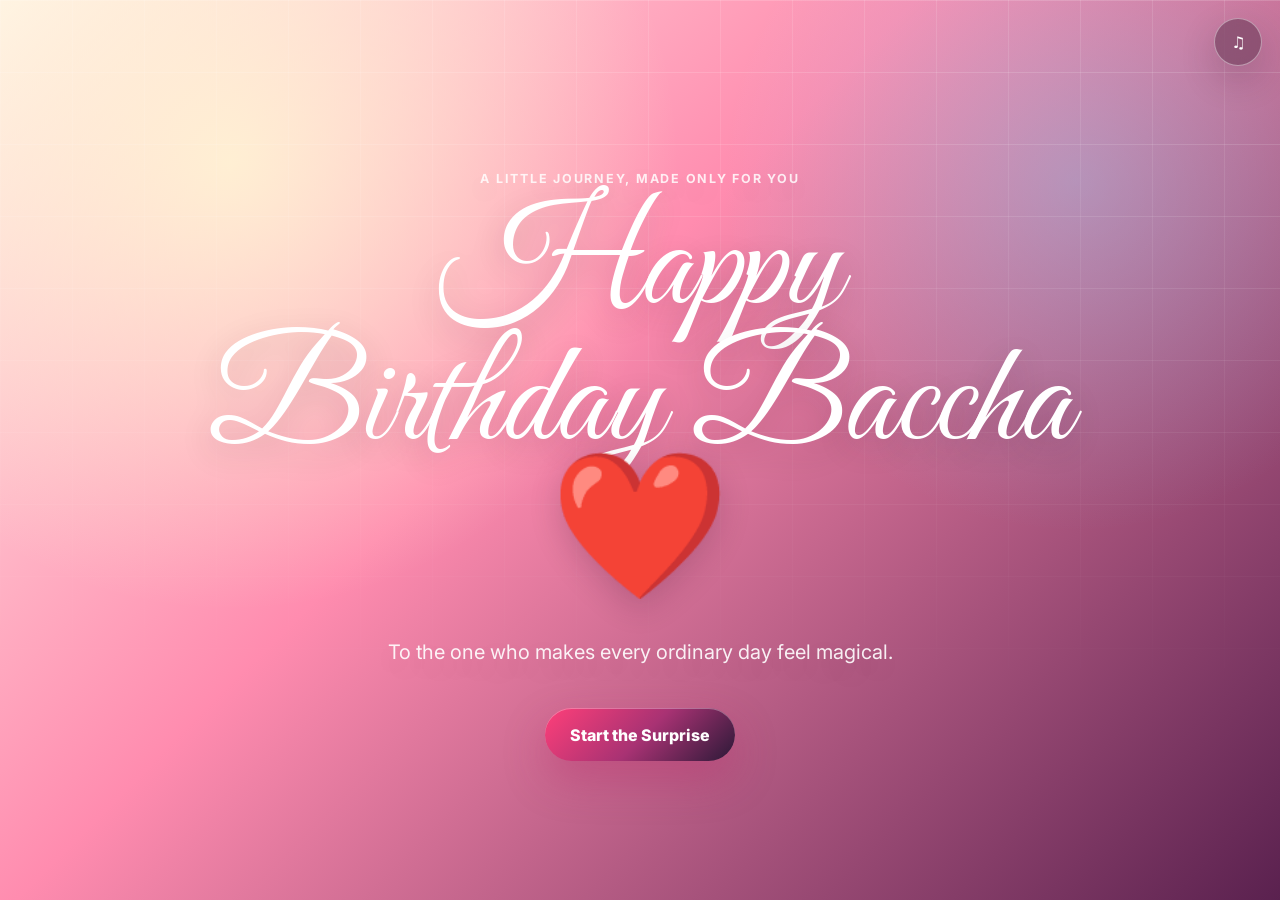
<file: index.html>
<!DOCTYPE html>
<html lang="en">
<head>
  <meta charset="UTF-8">
  <meta name="viewport" content="width=device-width, initial-scale=1.0">
  <title>Happy Birthday</title>
  <link rel="preconnect" href="https://fonts.googleapis.com">
  <link rel="preconnect" href="https://fonts.gstatic.com" crossorigin>
  <link href="https://fonts.googleapis.com/css2?family=Great+Vibes&family=Inter:wght@400;500;600;700&display=swap" rel="stylesheet">
  <link rel="stylesheet" href="css/styles.css">
</head>
<body data-page="home">
  <div class="page-shell">
    <button class="music-toggle" type="button" aria-label="Toggle music" data-music-toggle>
      <span data-music-icon>♪</span>
    </button>

    <main class="hero">
      <div class="hearts" aria-hidden="true"></div>
      <section class="hero-content reveal">
        <p class="eyebrow">A little journey, made only for you</p>
        <h1>Happy Birthday Baccha❤️</h1>
        <p class="hero-subtitle">
          To the one who makes every ordinary day feel magical.
        </p>
        <button class="primary-btn" type="button" data-next="pages/memories.html">Start the Surprise</button>
      </section>
    </main>
  </div>

  <script src="js/script.js"></script>
</body>
</html>
</file>
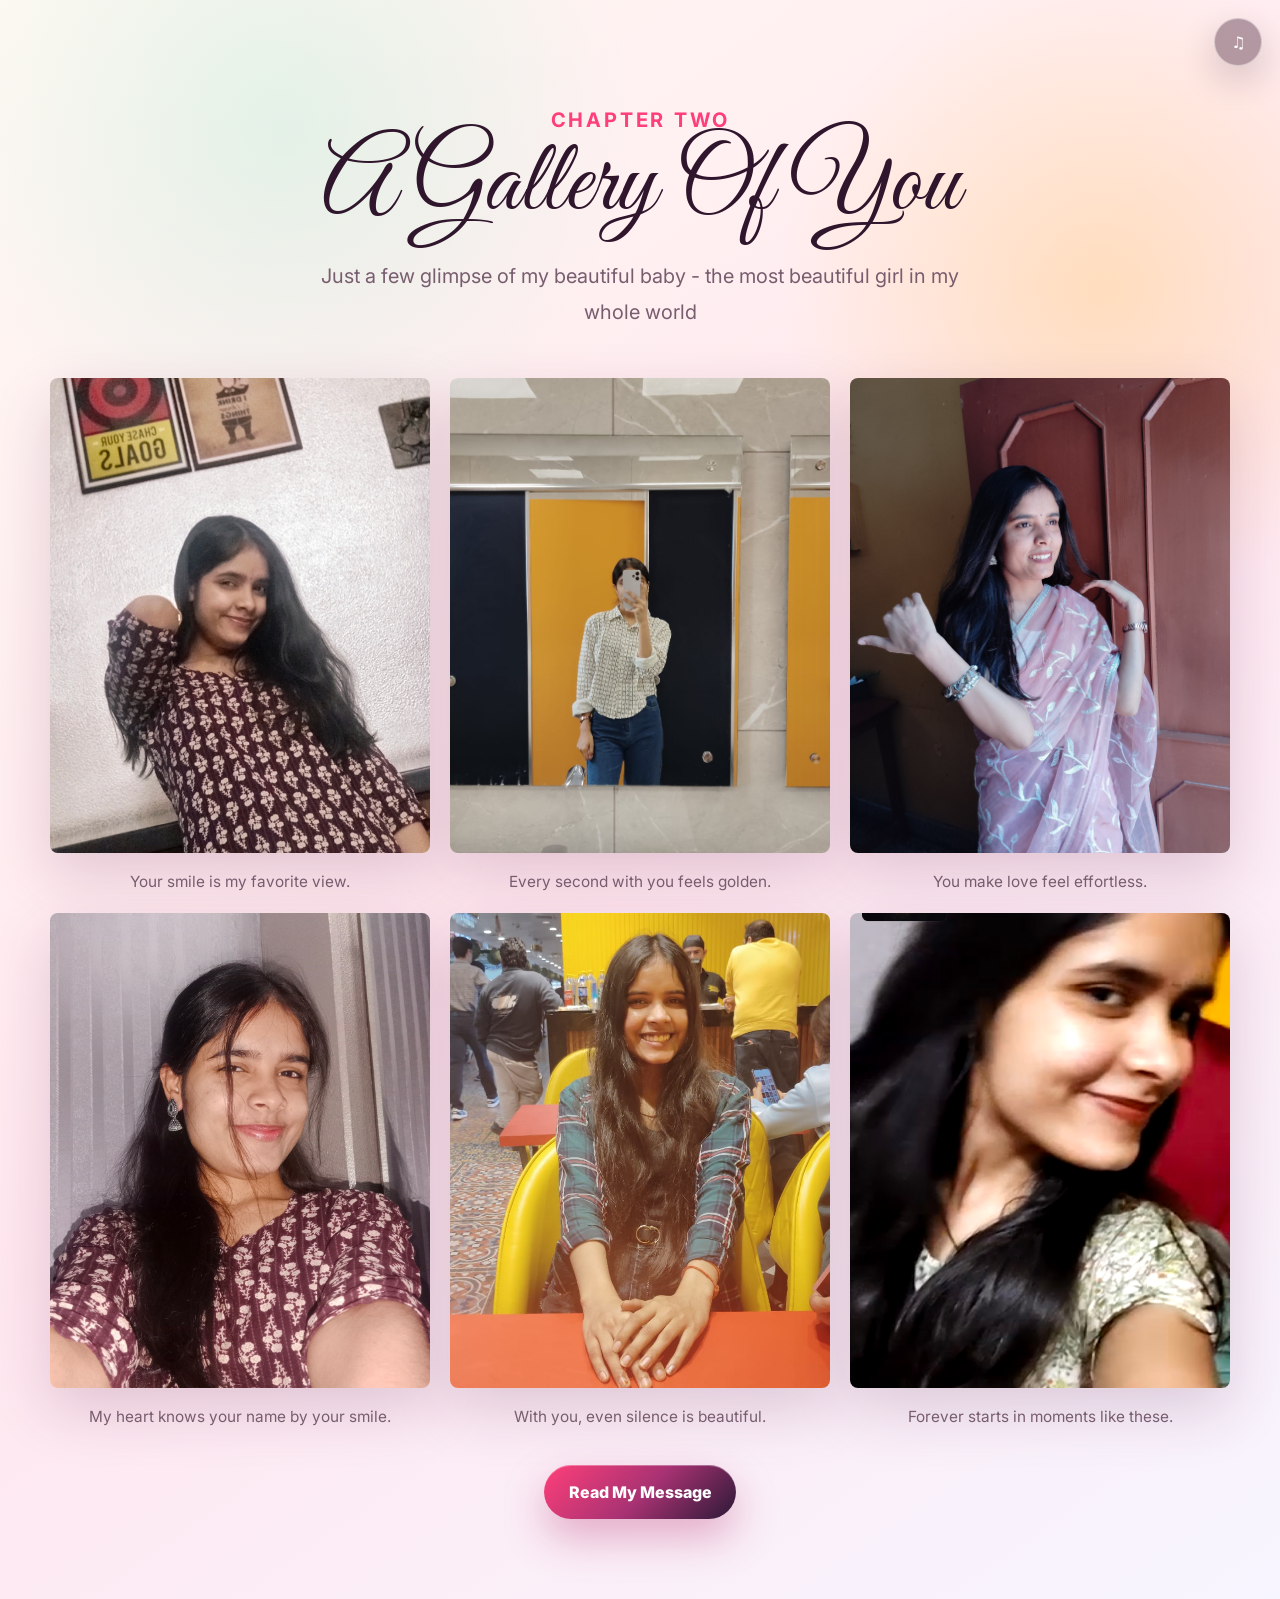
<file: pages/gallery.html>
<!DOCTYPE html>
<html lang="en">
<head>
  <meta charset="UTF-8">
  <meta name="viewport" content="width=device-width, initial-scale=1.0">
  <title>Gallery</title>
  <link rel="preconnect" href="https://fonts.googleapis.com">
  <link rel="preconnect" href="https://fonts.gstatic.com" crossorigin>
  <link href="https://fonts.googleapis.com/css2?family=Great+Vibes&family=Inter:wght@400;500;600;700&display=swap" rel="stylesheet">
  <link rel="stylesheet" href="../css/styles.css">
</head>
<body data-page="gallery">
  <button class="music-toggle" type="button" aria-label="Toggle music" data-music-toggle>
    <span data-music-icon>♪</span>
  </button>

  <main class="content-page blush-bg">
    <section class="page-heading reveal">
      <p class="eyebrow">Chapter two</p>
      <h1>A Gallery Of You</h1>
      <p>Just a few glimpse of my beautiful baby - the most beautiful girl in my whole world</p>
    </section>

    <section class="gallery-grid reveal-group" aria-label="Romantic photo gallery">
      <figure class="gallery-item">
        <button type="button" data-lightbox="../assets/images/gallery-1.svg" data-caption="Your smile is my favorite view.">
          <img src="../assets/images/photo-8.jpg" alt="Gallery placeholder one">
        </button>
        <figcaption>Your smile is my favorite view.</figcaption>
      </figure>
      <figure class="gallery-item">
        <button type="button" data-lightbox="../assets/images/gallery-2.svg" data-caption="Every second with you feels golden.">
          <img src="../assets/images/photo-9.jpg" alt="Gallery placeholder two">
        </button>
        <figcaption>Every second with you feels golden.</figcaption>
      </figure>
      <figure class="gallery-item">
        <button type="button" data-lightbox="../assets/images/gallery-3.svg" data-caption="You make love feel effortless.">
          <img src="../assets/images/photo-10.jpg" alt="Gallery placeholder three">
        </button>
        <figcaption>You make love feel effortless.</figcaption>
      </figure>
      <figure class="gallery-item">
        <button type="button" data-lightbox="../assets/images/gallery-4.svg" data-caption="My heart knows your name by rhythm.">
          <img src="../assets/images/photo-7.jpg" alt="Gallery placeholder four">
        </button>
        <figcaption>My heart knows your name by your smile.</figcaption>
      </figure>
      <figure class="gallery-item">
        <button type="button" data-lightbox="../assets/images/gallery-5.svg" data-caption="With you, even silence is beautiful.">
          <img src="../assets/images/photo-5.jpg" alt="Gallery placeholder five">
        </button>
        <figcaption>With you, even silence is beautiful.</figcaption>
      </figure>
      <figure class="gallery-item">
        <button type="button" data-lightbox="../assets/images/gallery-6.svg" data-caption="Forever starts in moments like these.">
          <img src="../assets/images/photo-6.jpg" alt="Gallery placeholder six">
        </button>
        <figcaption>Forever starts in moments like these.</figcaption>
      </figure>
    </section>

    <div class="journey-actions reveal">
      <button class="primary-btn" type="button" data-next="message.html">Read My Message</button>
    </div>
  </main>

  <div class="lightbox" data-lightbox-modal aria-hidden="true">
    <button class="lightbox-close" type="button" aria-label="Close gallery preview" data-lightbox-close>×</button>
    <img src="../assets/images/photo-7.jpg" alt="Expanded gallery preview" data-lightbox-img>
    <p data-lightbox-caption></p>
  </div>

  <script src="../js/script.js"></script>
</body>
</html>
</file>
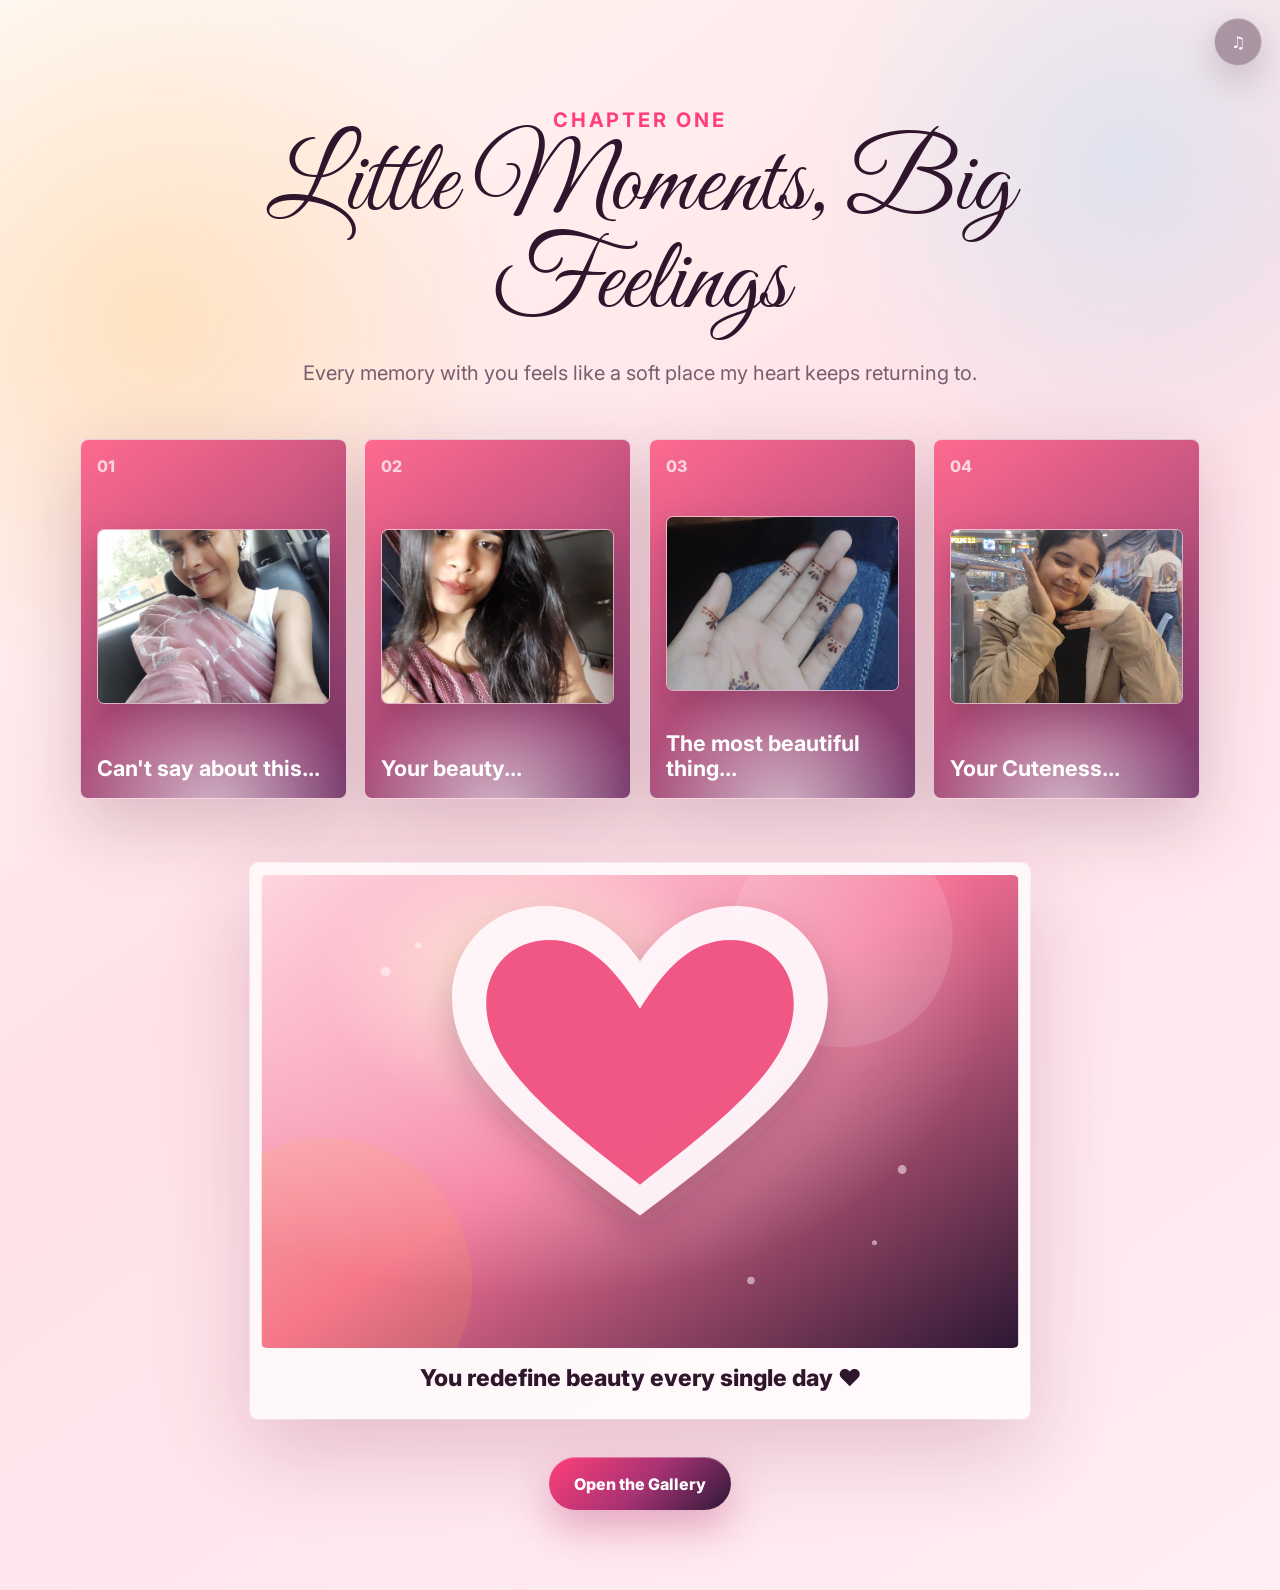
<file: pages/memories.html>
<!DOCTYPE html>
<html lang="en">
<head>
  <meta charset="UTF-8">
  <meta name="viewport" content="width=device-width, initial-scale=1.0">
  <title>Our Memories</title>
  <link rel="preconnect" href="https://fonts.googleapis.com">
  <link rel="preconnect" href="https://fonts.gstatic.com" crossorigin>
  <link href="https://fonts.googleapis.com/css2?family=Great+Vibes&family=Inter:wght@400;500;600;700&display=swap" rel="stylesheet">
  <link rel="stylesheet" href="../css/styles.css">
</head>
<body data-page="memories">
  <button class="music-toggle" type="button" aria-label="Toggle music" data-music-toggle>
    <span data-music-icon>♪</span>
  </button>

  <main class="content-page soft-bg">
    <div class="hearts subtle" aria-hidden="true"></div>
    <section class="page-heading reveal">
      <p class="eyebrow">Chapter one</p>
      <h1>Little Moments, Big Feelings</h1>
      <p>Every memory with you feels like a soft place my heart keeps returning to.</p>
    </section>

    <section class="memory-grid reveal-group" aria-label="Memory cards">
      <article class="flip-card">
        <div class="flip-inner">
          <div class="flip-face front">
            <span>01</span>
            <img class="memory-photo" src="../assets/images/photo-1.jpg" alt="The day we met memory placeholder">
            <h2>Can't say about this...</h2>
          </div>
          <div class="flip-face back">
            <p>Dreaming of the day I'll be next to you and you'll be in the same dress</p>
          </div>
        </div>
      </article>
      <article class="flip-card">
        <div class="flip-inner">
          <div class="flip-face front">
            <span>02</span>
            <img class="memory-photo" src="../assets/images/photo-2.jpg" alt="Our best moment memory placeholder">
            <h2>Your beauty...</h2>
          </div>
          <div class="flip-face back">
            <p>The kind of memory I replay when I need a reason to smile.</p>
          </div>
        </div>
      </article>
      <article class="flip-card">
        <div class="flip-inner">
          <div class="flip-face front">
            <span>03</span>
            <img class="memory-photo" src="../assets/images/photo-3.jpg" alt="Your laugh memory placeholder">
            <h2>The most beautiful thing...</h2>
          </div>
          <div class="flip-face back">
            <p>Can' explain the feeling when I hold and kiss these 🤌</p>
          </div>
        </div>
      </article>
      <article class="flip-card">
        <div class="flip-inner">
          <div class="flip-face front">
            <span>04</span>
            <img class="memory-photo" src="../assets/images/photo-4.jpg" alt="Our tiny rituals memory placeholder">
            <h2>Your Cuteness...</h2>
          </div>
          <div class="flip-face back">
            <p>The little things became the pieces I treasure most.</p>
          </div>
        </div>
      </article>
    </section>

    <section class="personal-card reveal">
      <img src="../assets/images/featured-love.svg" alt="Personal romantic placeholder">
      <p>You redefine beauty every single day ❤️</p>
    </section>

    <div class="journey-actions reveal">
      <button class="primary-btn" type="button" data-next="gallery.html">Open the Gallery</button>
    </div>
  </main>

  <script src="../js/script.js"></script>
</body>
</html>
</file>
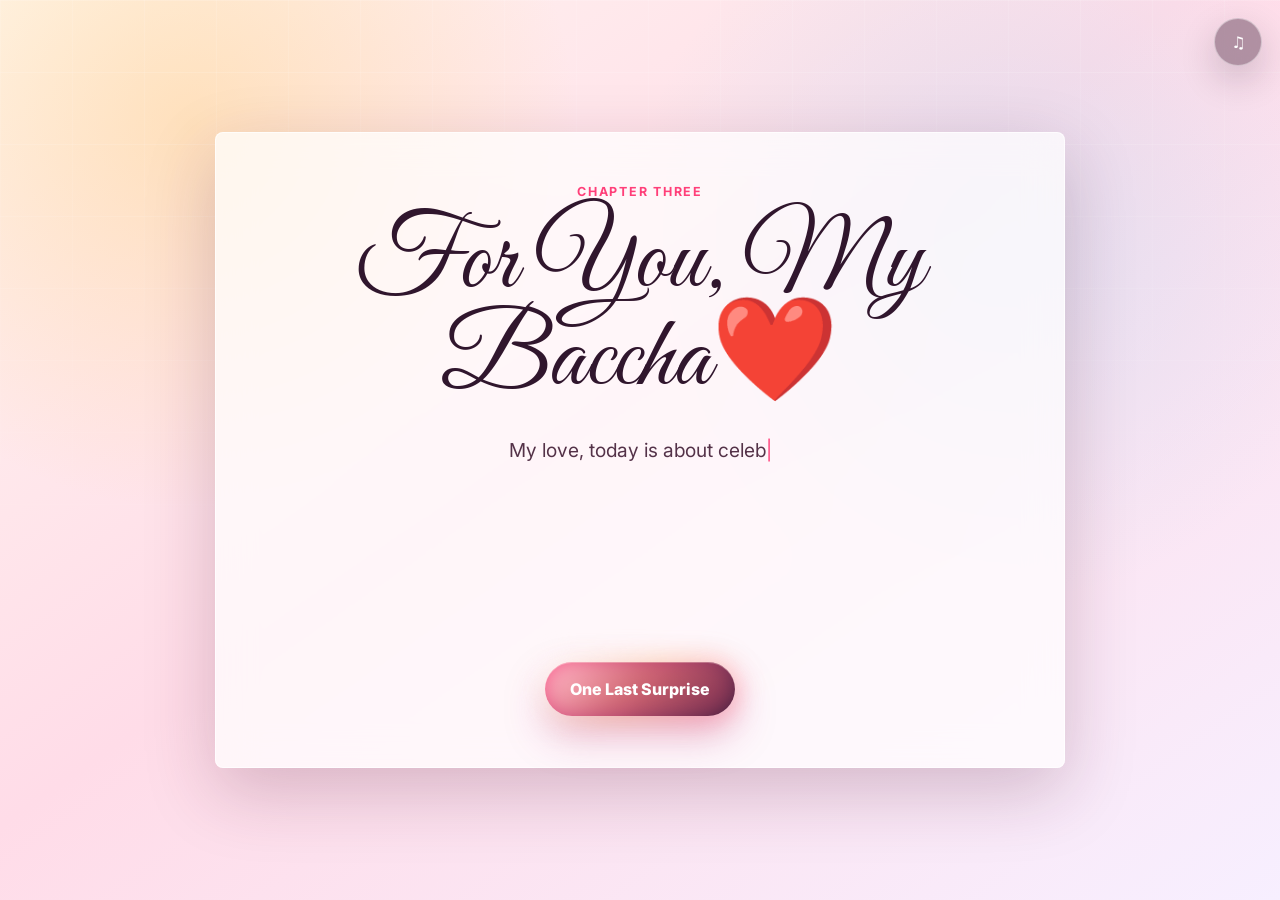
<file: pages/message.html>
<!DOCTYPE html>
<html lang="en">
<head>
  <meta charset="UTF-8">
  <meta name="viewport" content="width=device-width, initial-scale=1.0">
  <title>My Message</title>
  <link rel="preconnect" href="https://fonts.googleapis.com">
  <link rel="preconnect" href="https://fonts.gstatic.com" crossorigin>
  <link href="https://fonts.googleapis.com/css2?family=Great+Vibes&family=Inter:wght@400;500;600;700&display=swap" rel="stylesheet">
  <link rel="stylesheet" href="../css/styles.css">
</head>
<body data-page="message">
  <button class="music-toggle" type="button" aria-label="Toggle music" data-music-toggle>
    <span data-music-icon>♪</span>
  </button>

  <main class="message-page">
    <div class="hearts subtle" aria-hidden="true"></div>
    <section class="letter reveal">
      <p class="eyebrow">Chapter three</p>
      <h1>For You, My Baccha❤️</h1>
      <p class="typed-letter" data-typed-text="My love, today is about celebrating you: your kindness, your laugh, your light, and the way you make life feel softer just by being in it. I hope this little surprise reminds you that you are loved deeply, chosen every day, and cherished more than words can hold. Happy birthday, beautiful."></p>
      <button class="primary-btn glow-btn" type="button" data-next="final.html">One Last Surprise</button>
    </section>
  </main>

  <script src="../js/script.js"></script>
</body>
</html>
</file>
<file: css/styles.css>
:root {
  --ink: #2d1829;
  --muted: #785d6f;
  --cream: #fff8f2;
  --rose: #f25f8c;
  --hot-rose: #ff3f79;
  --wine: #30162d;
  --gold: #ffc86b;
  --sky: #7fd8ff;
  --mint: #9be8c9;
  --shadow: 0 24px 70px rgba(80, 24, 54, 0.22);
  --glass: rgba(255, 255, 255, 0.72);
}

* {
  box-sizing: border-box;
}

html {
  scroll-behavior: smooth;
}

body {
  margin: 0;
  min-height: 100vh;
  color: var(--ink);
  font-family: "Inter", system-ui, -apple-system, BlinkMacSystemFont, "Segoe UI", sans-serif;
  background: var(--cream);
  opacity: 0;
  transition: opacity 520ms ease;
  overflow-x: hidden;
}

body.page-ready {
  opacity: 1;
}

body.page-leaving {
  opacity: 0;
}

button {
  font: inherit;
}

img {
  display: block;
  max-width: 100%;
}

.page-shell,
.content-page,
.message-page,
.final-page {
  min-height: 100vh;
  position: relative;
  overflow: hidden;
}

.hero {
  min-height: 100vh;
  display: grid;
  place-items: center;
  padding: 7rem 1.25rem 5rem;
  background:
    radial-gradient(circle at 18% 18%, rgba(255, 248, 212, 0.82), transparent 28rem),
    radial-gradient(circle at 84% 20%, rgba(127, 216, 255, 0.34), transparent 22rem),
    linear-gradient(135deg, #fff2e8 0%, #ff8caf 42%, #5a214f 100%);
}

.hero::after,
.message-page::after,
.final-page::after {
  content: "";
  position: absolute;
  inset: 0;
  pointer-events: none;
  background-image:
    linear-gradient(rgba(255, 255, 255, 0.16) 1px, transparent 1px),
    linear-gradient(90deg, rgba(255, 255, 255, 0.12) 1px, transparent 1px);
  background-size: 72px 72px;
  mask-image: linear-gradient(to bottom, black, transparent 78%);
}

.hero-content {
  width: min(880px, 100%);
  text-align: center;
  color: #fff;
  text-shadow: 0 10px 32px rgba(55, 14, 42, 0.2);
  z-index: 2;
}

.eyebrow {
  margin: 0 0 1rem;
  color: rgba(255, 255, 255, 0.84);
  font-size: 0.78rem;
  font-weight: 700;
  letter-spacing: 0.14em;
  text-transform: uppercase;
}

.page-heading .eyebrow,
.letter .eyebrow {
  color: var(--hot-rose);
}

h1 {
  margin: 0;
  font-family: "Great Vibes", cursive;
  font-size: clamp(4rem, 12vw, 9rem);
  font-weight: 400;
  line-height: 0.95;
}

.hero-subtitle,
.page-heading p,
.final-note {
  width: min(680px, 100%);
  margin: 1.4rem auto 0;
  color: rgba(255, 255, 255, 0.9);
  font-size: clamp(1rem, 2.2vw, 1.25rem);
  line-height: 1.8;
}

.primary-btn {
  position: relative;
  display: inline-flex;
  align-items: center;
  justify-content: center;
  min-height: 3.35rem;
  margin-top: 2.35rem;
  padding: 0 1.55rem;
  border: 0;
  border-radius: 999px;
  color: #fff;
  font-weight: 800;
  cursor: pointer;
  background: linear-gradient(135deg, var(--hot-rose), #a83273 52%, #2b1937);
  box-shadow: 0 18px 42px rgba(181, 37, 104, 0.34), inset 0 1px 0 rgba(255, 255, 255, 0.32);
  transition: transform 220ms ease, box-shadow 220ms ease, filter 220ms ease;
  isolation: isolate;
}

.primary-btn::before {
  content: "";
  position: absolute;
  inset: -5px;
  border-radius: inherit;
  background: linear-gradient(135deg, rgba(255, 255, 255, 0.72), rgba(255, 180, 98, 0.36), rgba(255, 63, 121, 0.34));
  opacity: 0;
  z-index: -1;
  filter: blur(12px);
  transition: opacity 220ms ease;
}

.primary-btn:hover {
  transform: translateY(-3px) scale(1.02);
  filter: saturate(1.06);
  box-shadow: 0 24px 54px rgba(181, 37, 104, 0.42), inset 0 1px 0 rgba(255, 255, 255, 0.36);
}

.primary-btn:hover::before,
.glow-btn::before {
  opacity: 1;
}

.music-toggle {
  position: fixed;
  top: 1.1rem;
  right: 1.1rem;
  z-index: 30;
  width: 3rem;
  height: 3rem;
  border: 1px solid rgba(255, 255, 255, 0.42);
  border-radius: 50%;
  color: #fff;
  cursor: pointer;
  background: rgba(57, 19, 47, 0.38);
  box-shadow: 0 14px 36px rgba(44, 14, 39, 0.2);
  backdrop-filter: blur(14px);
  transition: transform 180ms ease, background 180ms ease;
}

.music-toggle:hover {
  transform: translateY(-2px);
  background: rgba(255, 63, 121, 0.55);
}

.content-page {
  padding: 5rem 1.2rem;
}

.soft-bg {
  background:
    radial-gradient(circle at 12% 20%, rgba(255, 200, 107, 0.34), transparent 23rem),
    radial-gradient(circle at 88% 10%, rgba(127, 216, 255, 0.24), transparent 20rem),
    linear-gradient(145deg, #fff8f2, #ffe2e8 46%, #ffeef4);
}

.blush-bg {
  background:
    radial-gradient(circle at 22% 8%, rgba(155, 232, 201, 0.28), transparent 22rem),
    radial-gradient(circle at 86% 18%, rgba(255, 200, 107, 0.38), transparent 20rem),
    linear-gradient(145deg, #fff9f3, #ffe7ef 52%, #f7f5ff);
}

.page-heading {
  width: min(880px, 100%);
  margin: 0 auto 3rem;
  text-align: center;
}

.page-heading h1,
.letter h1 {
  color: var(--wine);
  font-size: clamp(3.4rem, 8vw, 6.6rem);
}

.page-heading p {
  color: var(--muted);
}

.memory-grid {
  width: min(1120px, 100%);
  margin: 0 auto;
  display: grid;
  grid-template-columns: repeat(4, minmax(0, 1fr));
  gap: 1.1rem;
}

.flip-card {
  min-height: 360px;
  perspective: 1200px;
}

.flip-inner {
  position: relative;
  width: 100%;
  height: 100%;
  min-height: 360px;
  transform-style: preserve-3d;
  transition: transform 700ms cubic-bezier(.2, .7, .2, 1);
}

.flip-card:hover .flip-inner,
.flip-card:focus-within .flip-inner {
  transform: rotateY(180deg);
}

.flip-face {
  position: absolute;
  inset: 0;
  display: flex;
  flex-direction: column;
  justify-content: space-between;
  padding: 1rem;
  border: 1px solid rgba(255, 255, 255, 0.72);
  border-radius: 8px;
  box-shadow: var(--shadow);
  backface-visibility: hidden;
  overflow: hidden;
}

.flip-face::after {
  content: "";
  position: absolute;
  inset: auto -20% -42% -20%;
  height: 74%;
  background: radial-gradient(circle, rgba(255, 255, 255, 0.62), transparent 64%);
}

.flip-face.front {
  color: #fff;
  background: linear-gradient(145deg, rgba(255, 95, 136, 0.92), rgba(104, 38, 94, 0.9));
}

.flip-face.back {
  color: var(--ink);
  background: rgba(255, 255, 255, 0.86);
  transform: rotateY(180deg);
  align-items: center;
  justify-content: center;
  text-align: center;
}

.flip-face span {
  color: rgba(255, 255, 255, 0.72);
  font-weight: 800;
}

.flip-face h2 {
  margin: 0;
  font-size: 1.35rem;
  line-height: 1.2;
}

.flip-face p {
  position: relative;
  z-index: 1;
  margin: 1rem 0 auto;
  color: var(--muted);
  font-size: 1.03rem;
  line-height: 1.65;
}

.flip-face.back p {
  max-width: 92%;
  margin: 1rem auto 0;
  color: #c72f72;
  font-size: 1.08rem;
  font-weight: 800;
  line-height: 1.7;
  text-shadow: 0 10px 28px rgba(199, 47, 114, 0.16);
}

.memory-photo {
  position: relative;
  z-index: 1;
  width: 100%;
  aspect-ratio: 4 / 3;
  object-fit: cover;
  border: 1px solid rgba(255, 255, 255, 0.55);
  border-radius: 7px;
  box-shadow: 0 16px 34px rgba(54, 15, 43, 0.22);
}

.memory-photo.small {
  aspect-ratio: 16 / 9;
  box-shadow: 0 14px 32px rgba(85, 31, 62, 0.14);
}

.personal-card {
  width: min(780px, 100%);
  margin: 4rem auto 0;
  padding: 0.7rem;
  border-radius: 8px;
  background: rgba(255, 255, 255, 0.72);
  box-shadow: 0 32px 90px rgba(130, 35, 80, 0.22), 0 0 0 1px rgba(255, 255, 255, 0.7);
  transition: transform 260ms ease, box-shadow 260ms ease;
}

.personal-card:hover {
  transform: translateY(-6px);
  box-shadow: 0 38px 110px rgba(130, 35, 80, 0.28), 0 0 42px rgba(255, 111, 154, 0.22);
}

.personal-card img {
  width: 100%;
  aspect-ratio: 16 / 10;
  object-fit: cover;
  border-radius: 6px;
}

.personal-card p {
  margin: 1rem;
  color: var(--wine);
  font-size: clamp(1.05rem, 2.3vw, 1.45rem);
  font-weight: 800;
  text-align: center;
}

.journey-actions {
  text-align: center;
}

.gallery-grid {
  width: min(1180px, 100%);
  margin: 0 auto;
  display: grid;
  grid-template-columns: repeat(3, minmax(0, 1fr));
  gap: 1.25rem;
}

.gallery-item {
  margin: 0;
}

.gallery-item button {
  width: 100%;
  padding: 0;
  border: 0;
  border-radius: 8px;
  cursor: zoom-in;
  background: transparent;
  box-shadow: 0 22px 58px rgba(96, 30, 70, 0.18);
  overflow: hidden;
}

.gallery-item img {
  width: 100%;
  aspect-ratio: 4 / 5;
  object-fit: cover;
  transition: transform 420ms ease, filter 420ms ease;
}

.gallery-item button:hover img {
  transform: scale(1.055);
  filter: saturate(1.12) contrast(1.03);
}

.gallery-item figcaption {
  margin-top: 0.8rem;
  color: var(--muted);
  font-size: 0.96rem;
  line-height: 1.5;
  text-align: center;
}

.lightbox {
  position: fixed;
  inset: 0;
  z-index: 50;
  display: grid;
  place-items: center;
  padding: 2rem;
  background: rgba(30, 14, 30, 0.82);
  backdrop-filter: blur(12px);
  opacity: 0;
  pointer-events: none;
  transition: opacity 220ms ease;
}

.lightbox.open {
  opacity: 1;
  pointer-events: auto;
}

.lightbox img {
  max-height: 76vh;
  border-radius: 8px;
  box-shadow: 0 34px 100px rgba(0, 0, 0, 0.45);
}

.lightbox p {
  margin: 1rem 0 0;
  color: #fff;
  text-align: center;
}

.lightbox-close {
  position: absolute;
  top: 1rem;
  right: 1rem;
  width: 3rem;
  height: 3rem;
  border: 0;
  border-radius: 50%;
  color: #fff;
  cursor: pointer;
  background: rgba(255, 255, 255, 0.16);
  font-size: 2rem;
}

.message-page {
  display: grid;
  place-items: center;
  padding: 5rem 1.2rem;
  background:
    radial-gradient(circle at 15% 14%, rgba(255, 200, 107, 0.38), transparent 24rem),
    radial-gradient(circle at 78% 26%, rgba(127, 216, 255, 0.22), transparent 23rem),
    linear-gradient(145deg, #fff7f0, #ffdce8 46%, #f7efff);
}

.letter {
  width: min(850px, 100%);
  padding: clamp(1.4rem, 5vw, 3.2rem);
  border: 1px solid rgba(255, 255, 255, 0.7);
  border-radius: 8px;
  background: rgba(255, 255, 255, 0.72);
  box-shadow: var(--shadow);
  text-align: center;
  backdrop-filter: blur(18px);
  z-index: 2;
}

.typed-letter {
  min-height: 12rem;
  margin: 1.4rem auto 0;
  color: #543248;
  font-size: clamp(1.03rem, 2.2vw, 1.2rem);
  line-height: 1.9;
}

.typed-letter::after {
  content: "|";
  color: var(--hot-rose);
  animation: blink 800ms step-end infinite;
}

.typed-letter.done::after {
  content: "";
}

.final-page {
  display: grid;
  place-items: center;
  padding: 3rem 1.2rem;
  color: #fff;
  background:
    radial-gradient(circle at 50% 18%, rgba(255, 200, 107, 0.36), transparent 22rem),
    radial-gradient(circle at 80% 74%, rgba(127, 216, 255, 0.22), transparent 24rem),
    linear-gradient(135deg, #2d1430 0%, #a83273 48%, #ff7899 100%);
}

.final-moment {
  position: relative;
  z-index: 3;
  width: min(920px, 100%);
  text-align: center;
  text-shadow: 0 16px 42px rgba(33, 10, 31, 0.36);
}

.pre-final {
  margin: 0 auto 1.8rem;
  font-size: clamp(1.35rem, 3.2vw, 2.2rem);
  font-weight: 800;
  line-height: 1.4;
}

.countdown {
  width: clamp(7.5rem, 18vw, 12rem);
  height: clamp(7.5rem, 18vw, 12rem);
  display: grid;
  place-items: center;
  margin: 0 auto 1.5rem;
  border: 1px solid rgba(255, 255, 255, 0.42);
  border-radius: 50%;
  background: rgba(255, 255, 255, 0.16);
  box-shadow: inset 0 1px 0 rgba(255, 255, 255, 0.4), 0 30px 90px rgba(35, 9, 33, 0.24);
  font-size: clamp(3.8rem, 10vw, 7rem);
  font-weight: 800;
  backdrop-filter: blur(16px);
  animation: pulse 1s ease infinite;
}

.final-title {
  opacity: 0;
  transform: translateY(18px) scale(0.96);
  transition: opacity 700ms ease, transform 700ms ease;
}

.final-title.show {
  opacity: 1;
  transform: translateY(0) scale(1);
}

.final-note {
  opacity: 0;
  transform: translateY(14px);
  transition: opacity 700ms ease 180ms, transform 700ms ease 180ms;
}

.final-note.show {
  opacity: 1;
  transform: translateY(0);
}

.balloon-field {
  position: absolute;
  inset: 0;
  pointer-events: none;
  overflow: hidden;
}

.balloon {
  position: absolute;
  bottom: -8rem;
  width: 3.2rem;
  height: 4rem;
  border-radius: 50% 50% 46% 46%;
  background: var(--balloon-color);
  box-shadow: inset -10px -16px 24px rgba(46, 10, 37, 0.18);
  animation: floatBalloon var(--duration) linear infinite;
}

.balloon::before {
  content: "";
  position: absolute;
  top: 0.65rem;
  left: 0.78rem;
  width: 0.68rem;
  height: 1rem;
  border-radius: 50%;
  background: rgba(255, 255, 255, 0.58);
}

.balloon::after {
  content: "";
  position: absolute;
  left: 50%;
  top: 3.8rem;
  width: 1px;
  height: 5.5rem;
  background: rgba(255, 255, 255, 0.55);
}

.hearts {
  position: absolute;
  inset: 0;
  pointer-events: none;
  overflow: hidden;
}

.heart {
  position: absolute;
  width: 1rem;
  height: 1rem;
  color: rgba(255, 255, 255, 0.72);
  transform: rotate(45deg);
  animation: floatHeart var(--duration) linear infinite;
}

.heart::before,
.heart::after {
  content: "";
  position: absolute;
  width: 1rem;
  height: 1rem;
  border-radius: 50%;
  background: currentColor;
}

.heart,
.heart::before,
.heart::after {
  background: currentColor;
}

.heart::before {
  left: -0.5rem;
}

.heart::after {
  top: -0.5rem;
}

.subtle .heart {
  color: rgba(255, 95, 136, 0.22);
}

.reveal,
.reveal-group > * {
  opacity: 0;
  transform: translateY(22px);
  transition: opacity 700ms ease, transform 700ms ease;
}

.reveal.visible,
.reveal-group > *.visible {
  opacity: 1;
  transform: translateY(0);
}

@keyframes blink {
  50% {
    opacity: 0;
  }
}

@keyframes pulse {
  50% {
    transform: scale(1.035);
  }
}

@keyframes floatHeart {
  from {
    opacity: 0;
    transform: translateY(0) rotate(45deg) scale(0.72);
  }
  12% {
    opacity: 1;
  }
  to {
    opacity: 0;
    transform: translateY(-110vh) rotate(45deg) scale(1.12);
  }
}

@keyframes floatBalloon {
  from {
    transform: translateY(0) translateX(0) rotate(-4deg);
  }
  50% {
    transform: translateY(-55vh) translateX(1.8rem) rotate(5deg);
  }
  to {
    transform: translateY(-118vh) translateX(-1.2rem) rotate(-3deg);
  }
}

@media (max-width: 900px) {
  .memory-grid,
  .gallery-grid {
    grid-template-columns: repeat(2, minmax(0, 1fr));
  }
}

@media (max-width: 640px) {
  .hero,
  .content-page,
  .message-page {
    padding-inline: 1rem;
  }

  .hero {
    align-items: end;
    padding-bottom: 5.5rem;
  }

  .memory-grid,
  .gallery-grid {
    grid-template-columns: 1fr;
  }

  .flip-card,
  .flip-inner {
    min-height: 340px;
  }

  .music-toggle {
    top: 0.8rem;
    right: 0.8rem;
  }

  .typed-letter {
    min-height: 18rem;
  }
}

@media (prefers-reduced-motion: reduce) {
  *,
  *::before,
  *::after {
    animation-duration: 0.01ms !important;
    animation-iteration-count: 1 !important;
    scroll-behavior: auto !important;
    transition-duration: 0.01ms !important;
  }
}
</file>
